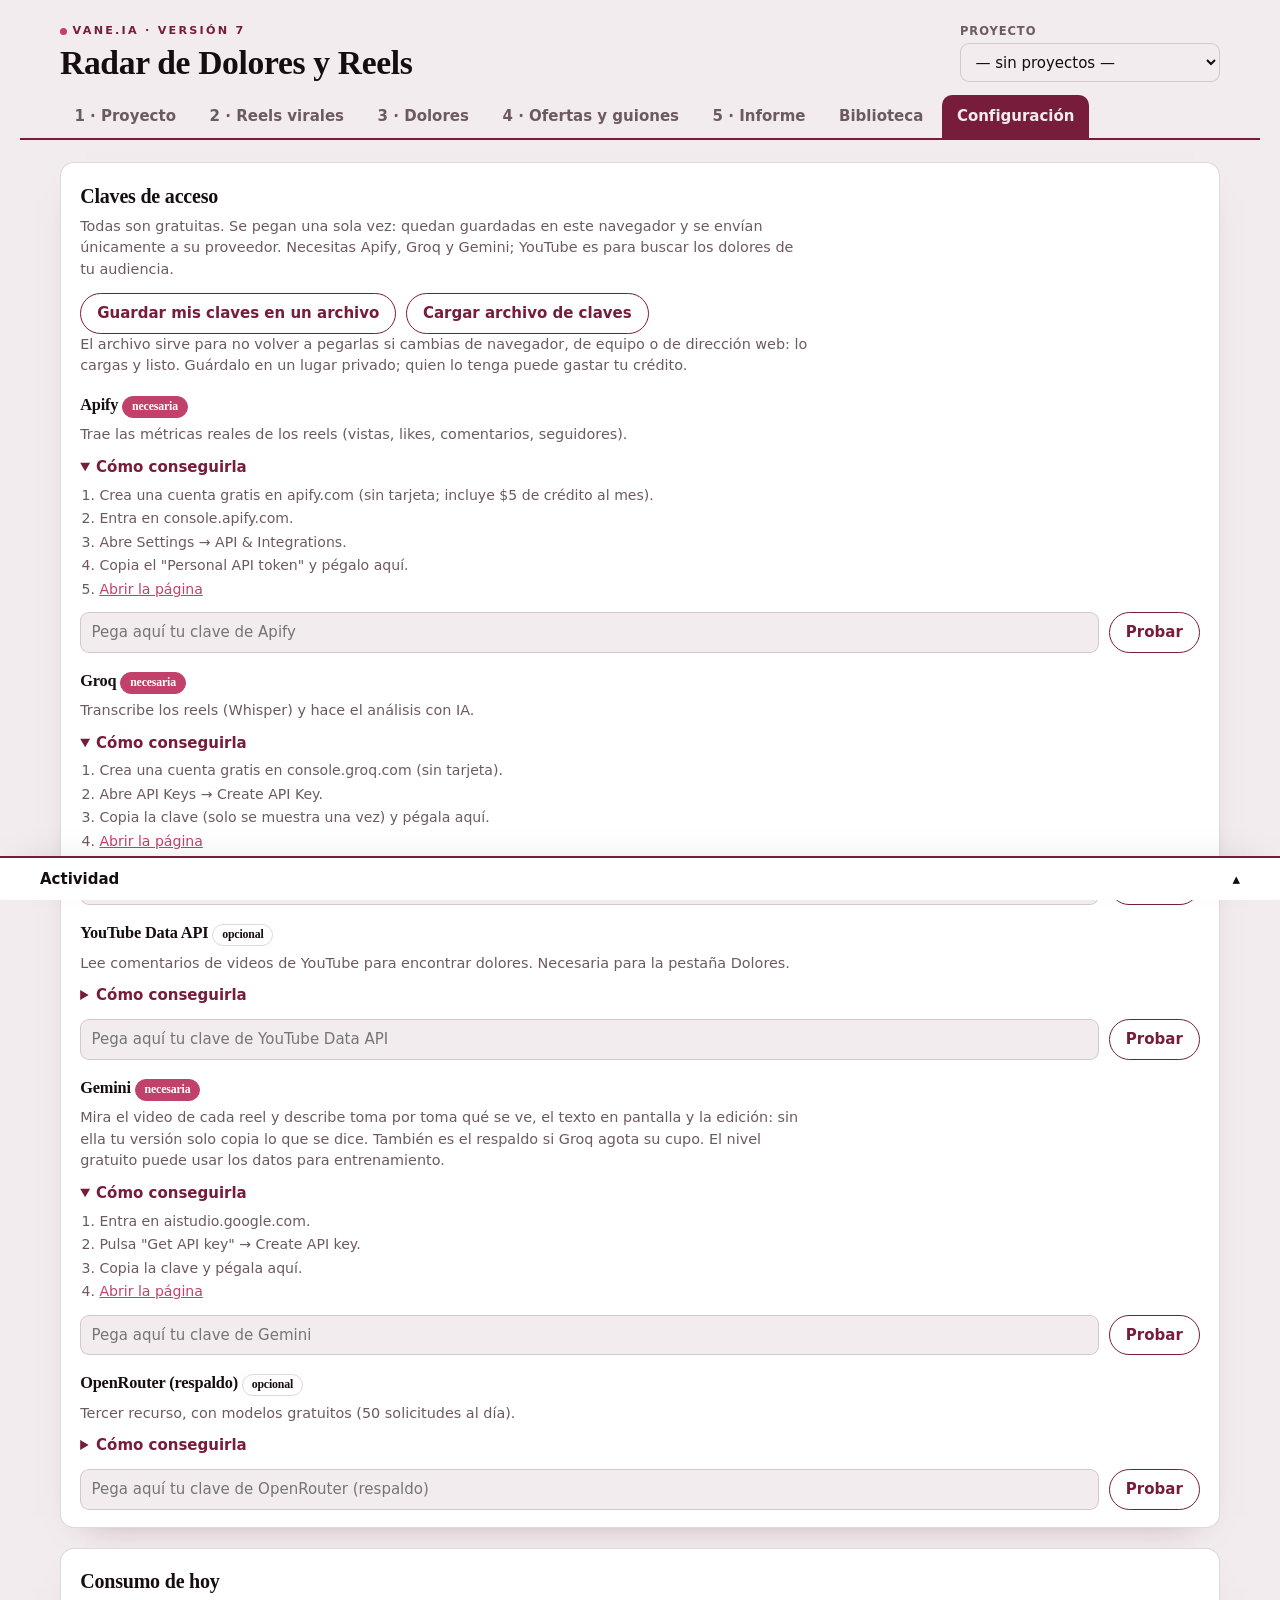
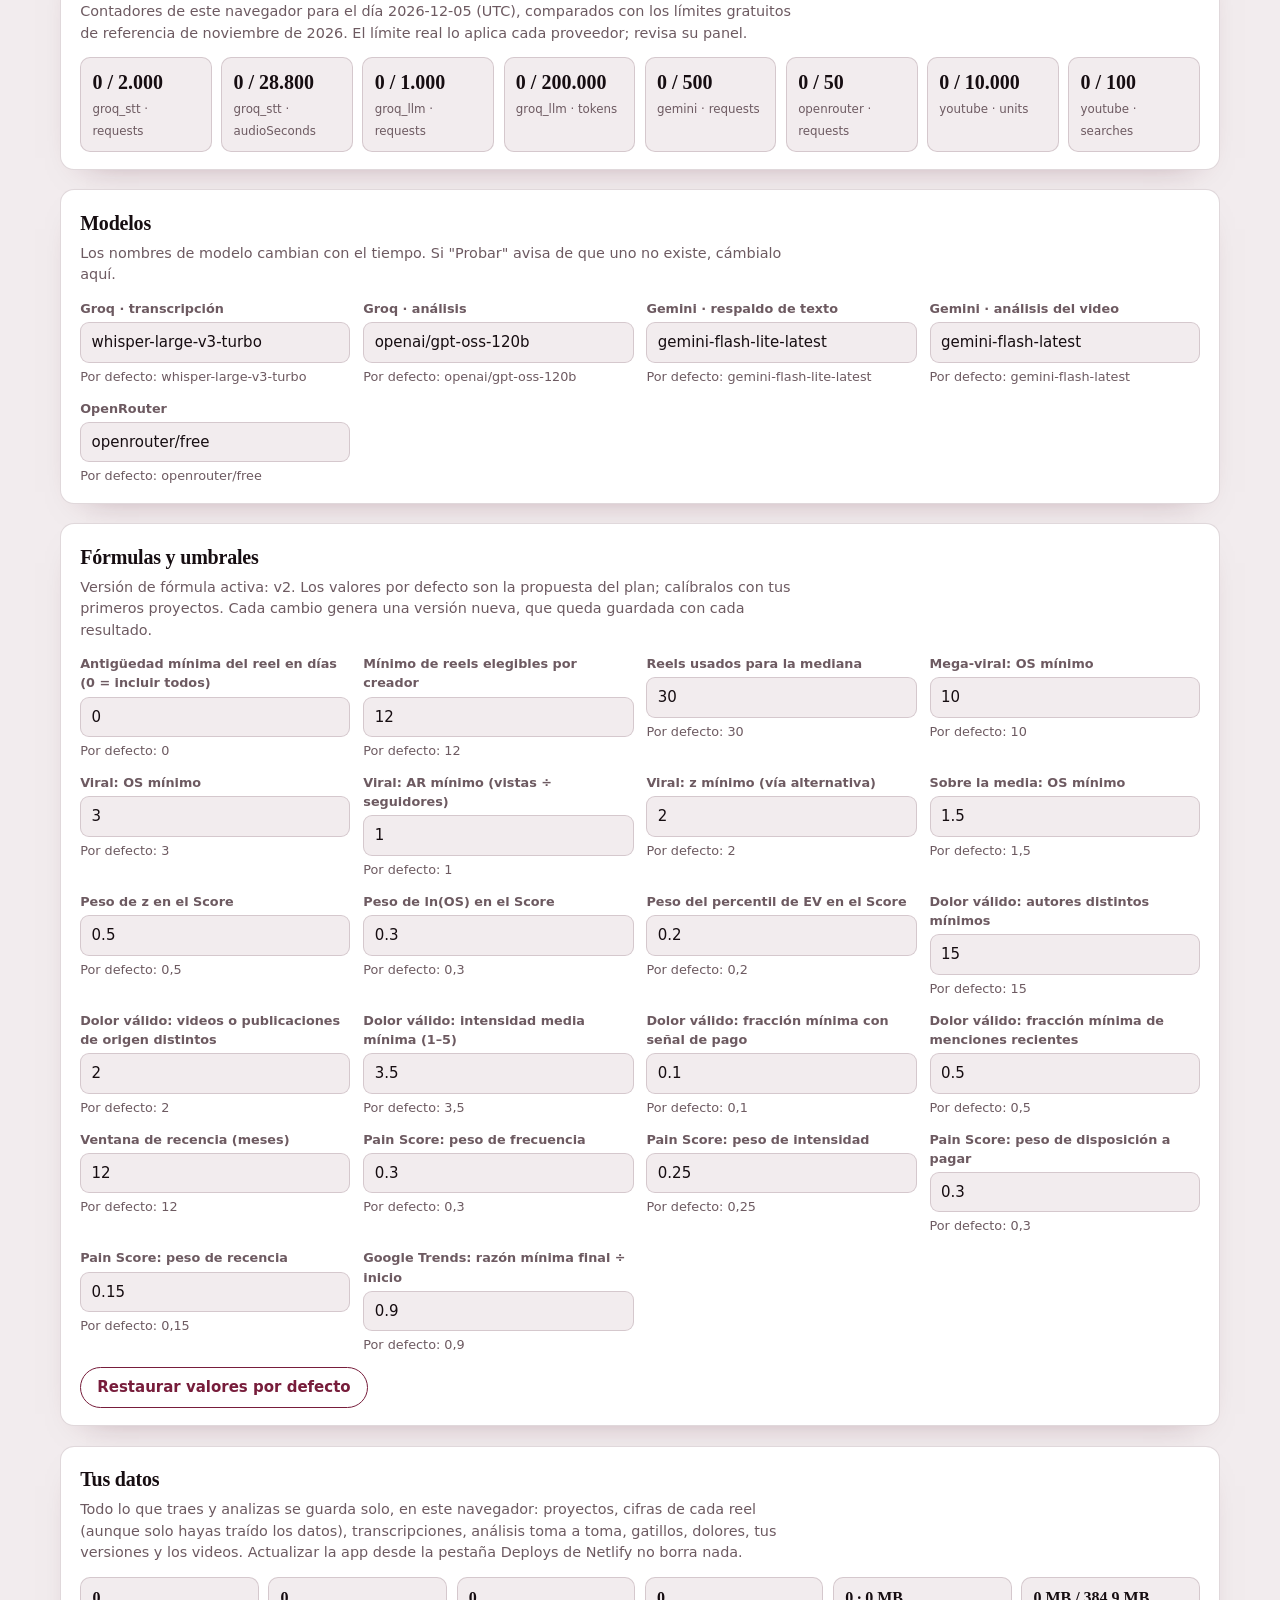
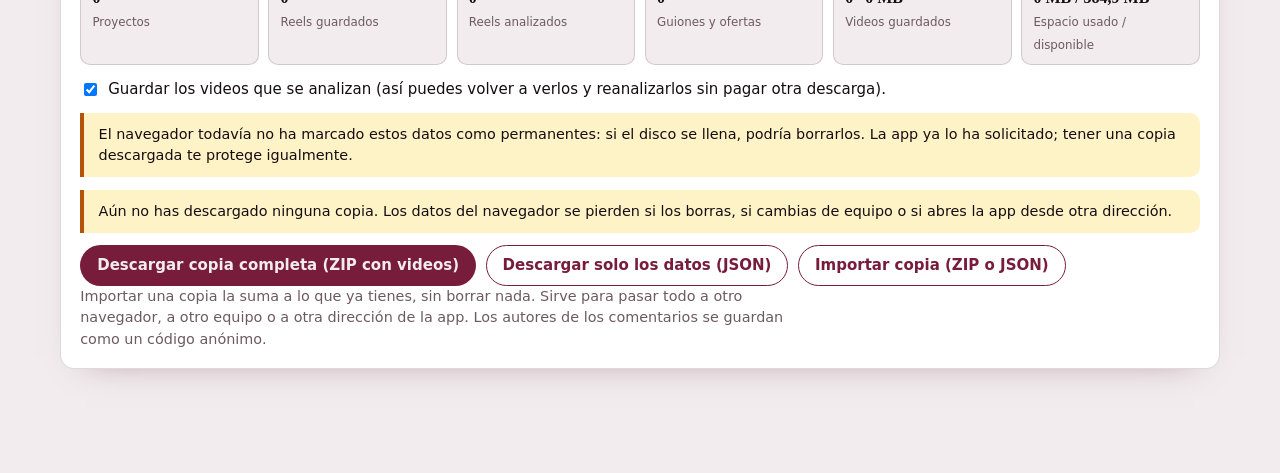
<file: SUBIR-A-HOSTINGER/radar/index.html>
<!doctype html>
<html lang="es">
<head>
<meta charset="utf-8">
<meta name="viewport" content="width=device-width, initial-scale=1">
<meta name="robots" content="noindex, nofollow">
<meta name="referrer" content="no-referrer">
<title>Radar de Dolores y Reels · Vane.IA</title>
<link rel="stylesheet" href="css/app.css">
</head>
<body>
<header class="top">
  <div class="brand">
    <span class="eyebrow"><span class="dot"></span> Vane.IA · versión 7</span>
    <h1>Radar de Dolores y Reels</h1>
  </div>
  <div class="projectPick">
    <label for="projectSel">Proyecto</label>
    <select id="projectSel"></select>
  </div>
</header>
<nav class="tabs" id="tabs" aria-label="Secciones"></nav>
<main id="view" tabindex="-1"></main>
<section class="activity" id="activity" aria-live="polite">
  <button class="activityHead" id="activityToggle" type="button" aria-expanded="false">
    <span id="activityState">Actividad</span><span class="chev" aria-hidden="true">▴</span>
  </button>
  <ol id="activityLog"></ol>
</section>
<noscript><p style="padding:2rem">Esta app necesita JavaScript.</p></noscript>
<script>
/* Vigilante de arranque: si la app no aparece en 10 s, explica por qué y permite rescatar los datos.
   Es JavaScript clásico a propósito, para funcionar aunque falle todo lo demás. */
(function () {
  var VERSION = '7';
  var errores = [];
  window.__radarVersion = VERSION;
  window.addEventListener('error', function (e) {
    var t = e.target;
    if (t && t !== window && t.tagName) errores.push('No se pudo cargar el archivo ' + (t.src || t.href || t.tagName));
    else errores.push((e.message || 'Error') + (e.filename ? ' (' + e.filename.split('/').pop() + ', línea ' + e.lineno + ')' : ''));
  }, true);
  window.addEventListener('unhandledrejection', function (e) { errores.push(String((e.reason && e.reason.message) || e.reason)); });
  function el(tag, txt, attrs) { var n = document.createElement(tag); if (txt) n.textContent = txt; for (var k in (attrs || {})) n.setAttribute(k, attrs[k]); return n; }
  function rescatar(boton) {
    boton.textContent = 'Leyendo tus datos…';
    var req = indexedDB.open('radar-dolores-reels');
    req.onerror = function () { boton.textContent = 'No se pudieron leer los datos: ' + (req.error && req.error.message); };
    req.onsuccess = function () {
      var db = req.result, nombres = [].slice.call(db.objectStoreNames), salida = { app: 'radar-dolores-reels', version: 2, exportado: new Date().toISOString(), rescate: true, tablas: {} }, pendientes = nombres.length, videos = 0;
      if (!pendientes) { boton.textContent = 'Este navegador no tiene datos de la app en esta dirección.'; return; }
      nombres.forEach(function (n) {
        var r = db.transaction(n).objectStore(n).getAll();
        r.onsuccess = function () {
          if (n === 'videos') videos = r.result.length; else salida.tablas[n] = r.result;
          if (--pendientes === 0) {
            var a = el('a', '', { download: 'radar-rescate-' + salida.exportado.slice(0, 10) + '.json' });
            a.href = URL.createObjectURL(new Blob([JSON.stringify(salida)], { type: 'application/json' }));
            document.body.appendChild(a); a.click(); a.remove();
            var total = 0; for (var t in salida.tablas) total += salida.tablas[t].length;
            boton.textContent = 'Descargado: ' + total + ' registros' + (videos ? ' (los ' + videos + ' videos siguen guardados en el navegador)' : '') + '.';
          }
        };
      });
    };
  }
  function mostrar() {
    if (window.__radarListo) return;
    var v = document.getElementById('view'); if (!v) return;
    var c = el('section', '', { class: 'card' });
    c.appendChild(el('h2', 'La app no terminó de cargar'));
    c.appendChild(el('p', 'Tus datos siguen guardados en este navegador. Primero cierra las otras pestañas o ventanas de esta app y pulsa Recargar. Si sigue igual, copia este mensaje y envíaselo a quien te ayuda.', { class: 'hint' }));
    var pre = el('pre', 'Versión de la app: ' + VERSION + '\nNavegador: ' + navigator.userAgent + '\nErrores: ' + (errores.length ? errores.join(' | ') : 'ninguno registrado (la carga sigue esperando)'), { style: 'white-space:pre-wrap;font-size:.8rem;background:var(--mint);padding:.7rem;border-radius:8px' });
    c.appendChild(pre);
    var fila = el('div', '', { class: 'row' });
    var b1 = el('button', 'Recargar', { class: 'btn', type: 'button' }); b1.onclick = function () { location.reload(); };
    var b2 = el('button', 'Rescatar mis datos (descargar copia)', { class: 'btn alt', type: 'button' }); b2.onclick = function () { rescatar(b2); };
    fila.appendChild(b1); fila.appendChild(b2); c.appendChild(fila);
    v.replaceChildren ? v.replaceChildren(c) : (v.innerHTML = '', v.appendChild(c));
  }
  setTimeout(mostrar, 10000);
  window.__radarFallo = function (msg) { errores.push(msg); mostrar(); };
})();
</script>
<script nomodule>document.getElementById('view').textContent = 'Este navegador es demasiado antiguo para la app. Ábrela con Chrome, Edge, Safari o Firefox actualizados.';</script>
<script type="module" src="js/main.js"></script>
</body>
</html>
</file>
<file: SUBIR-A-HOSTINGER/radar/css/app.css>
:root{
  --paper:#f2ecee; --surface:#ffffff; --mint:#ead9df; --ink:#160d11; --muted:#6d5a61;
  --teal:#771d3b; --acid:#c2416b; --line:rgba(66,15,33,.16);
  --ok:#15803d; --warn:#b45309; --bad:#b91c1c; --okbg:#dcfce7; --warnbg:#fef3c7; --badbg:#fee2e2;
  --shadow:0 14px 34px -26px rgba(80,15,35,.5);
  --serif:'Iowan Old Style','Palatino Linotype',Palatino,Georgia,serif;
  --sans:'Inter',system-ui,-apple-system,'Segoe UI',Roboto,Arial,sans-serif;
  --mono:ui-monospace,'SFMono-Regular','Cascadia Code',Menlo,Consolas,monospace;
}
@media (prefers-color-scheme:dark){
  :root{
    --paper:#0c0709; --surface:#170f13; --mint:#26151b; --ink:#f2ecee; --muted:#b9a0a8;
    --teal:#e9a0b8; --acid:#ec7a9a; --line:rgba(234,217,223,.18);
    --ok:#4ade80; --warn:#fbbf24; --bad:#f87171; --okbg:#0f2a19; --warnbg:#2e2208; --badbg:#3a1414;
    --shadow:0 18px 40px -28px rgba(0,0,0,.8);
  }
}
*{box-sizing:border-box}
html{-webkit-text-size-adjust:100%}
body{margin:0;background:var(--paper);color:var(--ink);font-family:var(--sans);line-height:1.5;font-size:15px;padding-bottom:4.5rem}
h1,h2,h3{font-family:var(--serif);letter-spacing:-.01em;margin:0;text-wrap:balance}
p{margin:0}
a{color:var(--acid)}
button,input,select,textarea{font:inherit;color:inherit}
:focus-visible{outline:2px solid var(--acid);outline-offset:2px}

.top{display:flex;flex-wrap:wrap;gap:.8rem 1.5rem;align-items:end;justify-content:space-between;padding:1.2rem clamp(16px,4vw,2.5rem) .8rem;max-width:1240px;margin-inline:auto}
.top h1{font-size:clamp(1.5rem,3.4vw,2.1rem);line-height:1.1;margin-top:.2rem}
.eyebrow{font-size:.7rem;font-weight:700;letter-spacing:.2em;text-transform:uppercase;color:var(--teal);display:inline-flex;align-items:center;gap:.5em}
.eyebrow .dot{width:7px;height:7px;border-radius:50%;background:var(--acid)}
.projectPick{display:flex;flex-direction:column;gap:.2rem;min-width:min(260px,100%)}
.projectPick label{font-size:.72rem;font-weight:700;letter-spacing:.08em;text-transform:uppercase;color:var(--muted)}

.tabs{display:flex;gap:.3rem;overflow-x:auto;padding:0 clamp(16px,4vw,2.5rem);max-width:1240px;margin-inline:auto;border-bottom:2px solid var(--teal);scrollbar-width:thin}
.tabs button{background:none;border:none;padding:.65rem .9rem;font-weight:600;color:var(--muted);cursor:pointer;white-space:nowrap;border-radius:10px 10px 0 0}
.tabs button[aria-current="page"]{background:var(--teal);color:var(--paper)}
.tabs button:hover:not([aria-current="page"]){color:var(--ink);background:var(--mint)}

main{max-width:1240px;margin-inline:auto;padding:1.4rem clamp(16px,4vw,2.5rem) 2rem;display:grid;gap:1.2rem}
main:focus{outline:none}
.card{background:var(--surface);border:1px solid var(--line);border-radius:14px;padding:1.1rem 1.2rem;box-shadow:var(--shadow);min-width:0}
.card>h2{font-size:1.25rem;margin-bottom:.3rem}
.card>h3,.sub3{font-size:1.02rem;margin:1rem 0 .4rem;font-family:var(--serif)}
.hint{color:var(--muted);font-size:.9rem;max-width:80ch}
.hint+.hint{margin-top:.35rem}
.row{display:flex;flex-wrap:wrap;gap:.6rem;align-items:end;margin-top:.8rem}
.grid2{display:grid;grid-template-columns:repeat(auto-fit,minmax(min(260px,100%),1fr));gap:.8rem;margin-top:.8rem}
.field{display:flex;flex-direction:column;gap:.25rem;min-width:0;flex:1 1 200px}
.field>span{font-size:.8rem;font-weight:600;color:var(--muted)}
.field small{color:var(--muted);font-size:.8rem}
input[type=text],input[type=password],input[type=number],input[type=date],input[type=url],select,textarea{
  width:100%;background:var(--paper);border:1px solid var(--line);border-radius:9px;padding:.5rem .65rem;min-height:2.4rem}
textarea{min-height:6.5rem;resize:vertical;font-family:inherit}
.btn{background:var(--teal);color:var(--paper);border:1px solid transparent;border-radius:999px;padding:.5rem 1rem;font-weight:700;cursor:pointer;min-height:2.4rem;white-space:nowrap}
.btn:hover{filter:brightness(1.12)}
.btn.alt{background:transparent;color:var(--teal);border-color:var(--teal)}
.btn.small{padding:.25rem .7rem;min-height:1.9rem;font-size:.82rem}
.btn.danger{background:transparent;color:var(--bad);border-color:var(--bad)}
.btn:disabled,body.busy .btn:not(.always){opacity:.5;cursor:not-allowed}

.note{border-left:4px solid var(--acid);background:var(--mint);border-radius:0 10px 10px 0;padding:.65rem .9rem;font-size:.9rem;margin-top:.8rem}
.note.ok{border-color:var(--ok);background:var(--okbg)}
.note.warn{border-color:var(--warn);background:var(--warnbg)}
.note.bad{border-color:var(--bad);background:var(--badbg)}
.note ul{margin:.3rem 0 0;padding-left:1.1rem}
.empty{color:var(--muted);padding:1.2rem;text-align:center;border:1px dashed var(--line);border-radius:12px;margin-top:.8rem}

.tableWrap{overflow-x:auto;margin-top:.8rem;border:1px solid var(--line);border-radius:12px}
table{border-collapse:collapse;width:100%;font-size:.86rem}
th,td{text-align:left;padding:.5rem .65rem;border-bottom:1px solid var(--line);vertical-align:top}
th{background:var(--mint);color:var(--teal);font-size:.7rem;letter-spacing:.05em;text-transform:uppercase;white-space:nowrap;position:sticky;top:0}
tr:last-child td{border-bottom:none}
td.n,th.n{text-align:right;font-variant-numeric:tabular-nums;white-space:nowrap}
td.wrap{min-width:16rem}

.pill{display:inline-block;border-radius:999px;padding:.08rem .55rem;font-size:.74rem;font-weight:700;border:1px solid var(--line);white-space:nowrap}
.pill.mega{background:var(--teal);color:var(--paper);border-color:var(--teal)}
.pill.viral{background:var(--acid);color:#fff;border-color:var(--acid)}
.pill.above{background:var(--mint)}
.pill.ok{background:var(--okbg);color:var(--ok);border-color:var(--ok)}
.pill.bad{background:var(--badbg);color:var(--bad);border-color:var(--bad)}
.pill.warn{background:var(--warnbg);color:var(--warn);border-color:var(--warn)}
.fn{display:inline-block;border-radius:6px;padding:.05rem .4rem;font-size:.72rem;font-weight:800;color:#fff;font-family:var(--mono);letter-spacing:.03em}
.fn.none{background:var(--muted)}
.mono{font-family:var(--mono);font-size:.85em}
.muted{color:var(--muted)}

.reelDetail{display:grid;grid-template-columns:minmax(0,340px) minmax(0,1fr);gap:1.2rem;margin-top:1rem}
@media (max-width:820px){.reelDetail{grid-template-columns:1fr}}
.embed{width:100%;aspect-ratio:9/16;max-height:640px;border:1px solid var(--line);border-radius:12px;background:var(--mint)}
.seg{border-left:5px solid var(--muted);padding:.55rem .8rem;margin-top:.6rem;background:var(--paper);border-radius:0 10px 10px 0}
.seg .meta{display:flex;flex-wrap:wrap;gap:.4rem;align-items:center;font-size:.78rem;color:var(--muted)}
.seg blockquote{margin:.35rem 0;font-family:var(--serif);font-size:1.02rem}
.seg dl{margin:.3rem 0 0;display:grid;grid-template-columns:auto 1fr;gap:.15rem .6rem;font-size:.86rem}
.seg dt{color:var(--muted);font-weight:600}
.seg dd{margin:0}
mark{background:color-mix(in srgb,var(--acid) 28%,transparent);color:inherit;border-radius:3px;padding:0 .12em}

.cita{border-left:3px solid var(--acid);padding:.1rem 0 .1rem .7rem;margin:.4rem 0;font-family:var(--serif)}
.cita small{display:block;font-family:var(--sans);color:var(--muted);font-size:.76rem;overflow-wrap:anywhere}
.criteria{display:flex;flex-wrap:wrap;gap:.3rem;margin:.4rem 0}
.kpis{display:grid;grid-template-columns:repeat(auto-fit,minmax(120px,1fr));gap:.6rem;margin-top:.8rem}
.kpi{background:var(--paper);border:1px solid var(--line);border-radius:10px;padding:.55rem .7rem}
.kpi b{display:block;font-size:1.25rem;font-family:var(--serif);font-variant-numeric:tabular-nums}
.kpi span{font-size:.74rem;color:var(--muted)}
details>summary{cursor:pointer;font-weight:600;color:var(--teal);margin-top:.6rem}
ol.steps{margin:.4rem 0 0;padding-left:1.2rem;font-size:.88rem;color:var(--muted)}
ol.steps li{margin:.15rem 0}

.activity{position:fixed;left:0;right:0;bottom:0;background:var(--surface);border-top:2px solid var(--teal);z-index:20;box-shadow:0 -10px 30px -20px rgba(0,0,0,.5)}
.activityHead{width:100%;display:flex;justify-content:space-between;gap:1rem;align-items:center;background:none;border:none;padding:.6rem clamp(16px,4vw,2.5rem);cursor:pointer;font-weight:600;text-align:left}
.activityHead #activityState{overflow:hidden;text-overflow:ellipsis;white-space:nowrap}
.activity ol{display:none;margin:0;padding:0 clamp(16px,4vw,2.5rem) .8rem 2.6rem;max-height:38vh;overflow:auto;font-size:.82rem;font-family:var(--mono)}
.activity.open ol{display:block}
.activity.open .chev{transform:rotate(180deg)}
.activity li.err{color:var(--bad)}
.activity li.done{color:var(--ok)}
body.busy .activityHead #activityState::before{content:'';display:inline-block;width:.7em;height:.7em;border-radius:50%;border:2px solid var(--acid);border-top-color:transparent;margin-right:.5em;animation:spin .8s linear infinite;vertical-align:-1px}
@keyframes spin{to{transform:rotate(360deg)}}
@media (prefers-reduced-motion:reduce){body.busy .activityHead #activityState::before{animation:none}}

@media print{
  .top .projectPick,.tabs,.activity,.noprint,.btn{display:none !important}
  body{background:#fff;color:#000;padding:0;font-size:11pt}
  main{padding:0;max-width:none}
  .card{box-shadow:none;border:none;border-top:1px solid #999;border-radius:0;padding:.6rem 0;break-inside:auto}
  .seg,.cita,tr{break-inside:avoid}
  .tableWrap{overflow:visible;border:none}
  th{position:static}
  .embed{display:none}
  a{color:#000}
}
</file>
